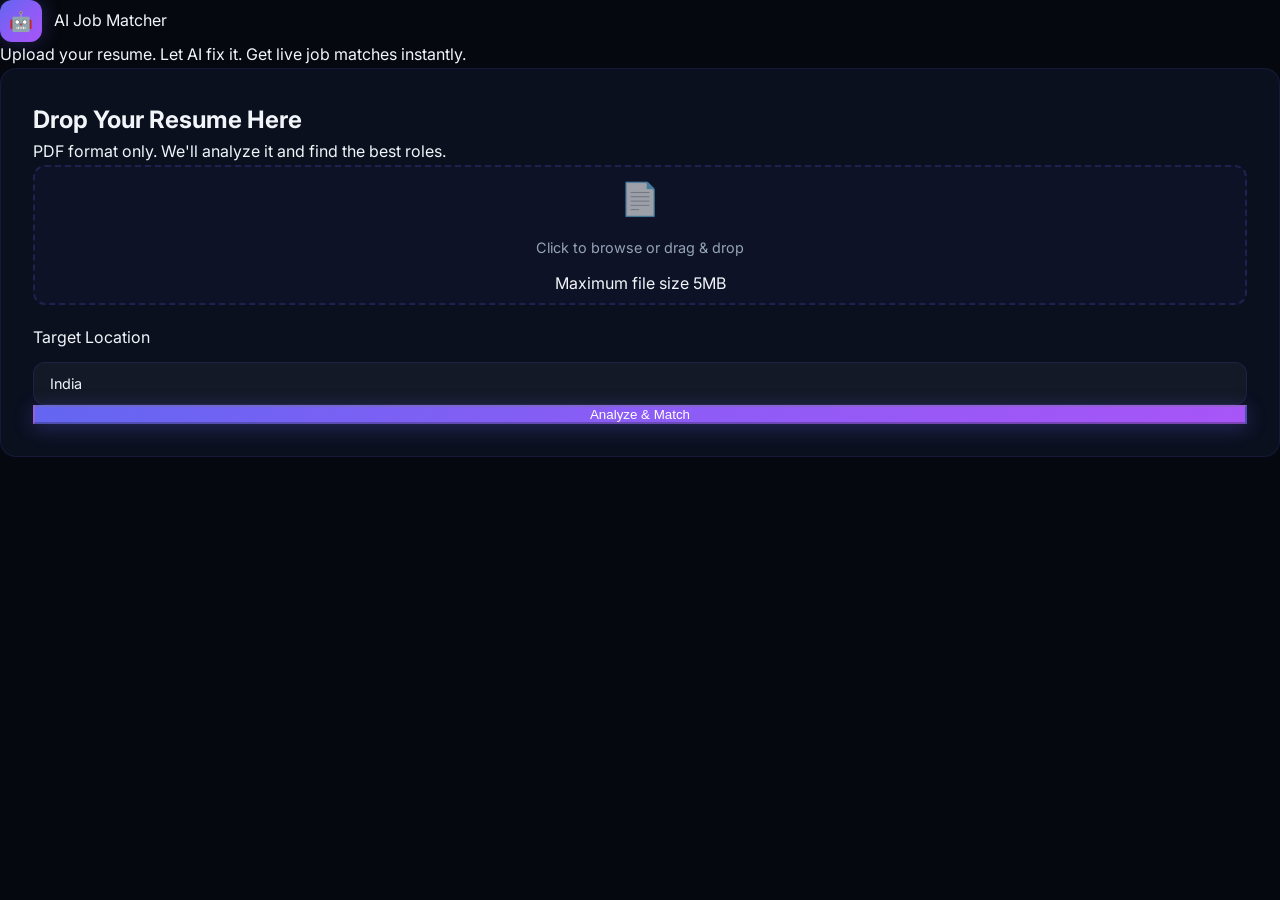
<file: templates/index.html>
<!DOCTYPE html>
<html lang="en">
<head>
  <meta charset="UTF-8">
  <meta name="viewport" content="width=device-width, initial-scale=1.0">
  <title>AI Job Matcher - Premium</title>
  <link rel="preconnect" href="https://fonts.googleapis.com">
  <link rel="preconnect" href="https://fonts.gstatic.com" crossorigin>
  <link href="https://fonts.googleapis.com/css2?family=Outfit:wght@300;400;600;800&family=Plus+Jakarta+Sans:wght@400;500;600&display=swap" rel="stylesheet">
  <link rel="stylesheet" href="/static/style.css">
</head>
<body>
  
  <!-- Glowing Background Orbs -->
  <div class="glow-orb orb-1"></div>
  <div class="glow-orb orb-2"></div>
  <div class="glow-orb orb-3"></div>

  <div class="container">
    <header class="header" data-animate="fade-down">
      <div class="logo">
        <div class="logo-icon">🤖</div>
        <span>AI Job Matcher</span>
      </div>
      <p class="subtitle">Upload your resume. Let AI fix it. Get live job matches instantly.</p>
    </header>

    <main>
      <!-- Upload Section -->
      <section class="glass-card upload-section" id="uploadSection" data-animate="fade-up">
        <h2>Drop Your Resume Here</h2>
        <p>PDF format only. We'll analyze it and find the best roles.</p>
        
        <form id="uploadForm" class="upload-area">
          <input type="file" id="resumeInput" accept=".pdf" required hidden>
          <label for="resumeInput" class="upload-label">
            <div class="upload-icon">📄</div>
            <div class="upload-text">Click to browse or drag & drop</div>
            <div class="upload-hint">Maximum file size 5MB</div>
          </label>
          <div class="form-group" style="margin-top: 20px;">
            <label for="locationInput">Target Location</label>
            <input type="text" id="locationInput" value="India" placeholder="e.g. Bangalore, India" class="styled-input">
          </div>
          <button type="submit" class="btn-primary" id="analyzeBtn" disabled>Analyze & Match</button>
        </form>
      </section>

      <!-- Loading State -->
      <div class="loading-state" id="loadingState">
        <div class="spinner"></div>
        <p id="loadingText">AI is reading your resume...</p>
      </div>

      <!-- Results Section -->
      <section class="results-grid" id="resultsSection" style="display: none;">
        
        <!-- AI Feedback -->
        <div class="glass-card ai-feedback" data-animate="fade-right">
          <div class="card-header">
            <div class="icon-box">✨</div>
            <h3>AI Resume Feedback</h3>
          </div>
          <div class="feedback-content">
            <p class="feedback-intro">Here is how to optimize your resume for ATS systems based on our analysis:</p>
            <ul id="suggestionsList" class="custom-list">
              <!-- Populated by JS -->
            </ul>
            <div class="extracted-terms">
              <h4>Extracted Job Roles:</h4>
              <div class="tag-container" id="searchTermsList">
                <!-- Populated by JS -->
              </div>
            </div>
          </div>
        </div>

        <!-- Live Job Matches -->
        <div class="glass-card live-jobs" data-animate="fade-left">
          <div class="card-header">
            <div class="icon-box">🎯</div>
            <h3>Live Job Matches</h3>
          </div>
          <div class="jobs-feed" id="jobsFeed">
            <!-- Populated by JS -->
          </div>
        </div>

      </section>
    </main>
  </div>

  <script>
    const form = document.getElementById('uploadForm');
    const resumeInput = document.getElementById('resumeInput');
    const analyzeBtn = document.getElementById('analyzeBtn');
    const uploadLabel = document.querySelector('.upload-label');
    const loadingState = document.getElementById('loadingState');
    const loadingText = document.getElementById('loadingText');
    const resultsSection = document.getElementById('resultsSection');
    const uploadSection = document.getElementById('uploadSection');

    // Handle file selection
    resumeInput.addEventListener('change', (e) => {
      if (e.target.files.length > 0) {
        analyzeBtn.disabled = false;
        uploadLabel.innerHTML = `<div class="upload-icon" style="color: var(--accent-cyan);">✓</div><div class="upload-text" style="color: white;">${e.target.files[0].name} selected</div>`;
        uploadLabel.style.borderColor = 'var(--accent-cyan)';
        uploadLabel.style.background = 'rgba(6, 182, 212, 0.1)';
      }
    });

    form.addEventListener('submit', async (e) => {
      e.preventDefault();
      
      const file = resumeInput.files[0];
      const location = document.getElementById('locationInput').value;
      if (!file) return;

      // UI State: Loading AI
      uploadSection.style.display = 'none';
      loadingState.style.display = 'flex';
      loadingText.innerText = "Analyzing your resume with Gemini AI...";

      const formData = new FormData();
      formData.append('resume', file);

      try {
        // Step 1: Analyze Resume
        const analyzeRes = await fetch('/api/analyze', {
          method: 'POST',
          body: formData
        });
        const analyzeData = await analyzeRes.json();

        if (!analyzeData.success) {
          throw new Error(analyzeData.error);
        }

        const { search_terms, suggestions } = analyzeData.data;

        // Populate AI Feedback UI
        const suggestionsList = document.getElementById('suggestionsList');
        suggestionsList.innerHTML = suggestions.map(s => `<li>${s}</li>`).join('');
        
        const searchTermsList = document.getElementById('searchTermsList');
        searchTermsList.innerHTML = search_terms.map(t => `<span class="tag">${t}</span>`).join('');

        // UI State: Scraping Jobs
        loadingText.innerText = `Scraping live jobs for: ${search_terms.join(', ')}...`;

        // Step 2: Search Jobs
        const searchRes = await fetch('/api/search', {
          method: 'POST',
          headers: { 'Content-Type': 'application/json' },
          body: JSON.stringify({ search_terms, location })
        });
        const searchData = await searchRes.json();

        if (!searchData.success) {
          throw new Error(searchData.error);
        }

        // Populate Jobs UI
        const jobsFeed = document.getElementById('jobsFeed');
        if (searchData.jobs.length === 0) {
          jobsFeed.innerHTML = '<div class="no-jobs">No exact matches found right now. Try expanding your location!</div>';
        } else {
          jobsFeed.innerHTML = searchData.jobs.map(job => `
            <div class="job-card">
              <div class="job-card-header">
                <a href="${job.url}" target="_blank" class="job-title">${job.title}</a>
                <span class="job-source-tag">${job.source}</span>
              </div>
              <div class="job-company">${job.company}</div>
              <div class="job-location">📍 ${job.location}</div>
              <a href="${job.url}" target="_blank" class="apply-btn">Apply Now</a>
            </div>
          `).join('');
        }

        // UI State: Show Results
        loadingState.style.display = 'none';
        resultsSection.style.display = 'grid';

      } catch (error) {
        alert("Error: " + error.message);
        uploadSection.style.display = 'block';
        loadingState.style.display = 'none';
      }
    });

    // Simple entrance animations
    document.addEventListener('DOMContentLoaded', () => {
      document.querySelectorAll('[data-animate]').forEach(el => {
        el.style.opacity = '0';
        el.style.transform = el.dataset.animate === 'fade-up' ? 'translateY(20px)' : 
                             el.dataset.animate === 'fade-down' ? 'translateY(-20px)' : 
                             el.dataset.animate === 'fade-right' ? 'translateX(-20px)' : 'translateX(20px)';
        el.style.transition = 'all 0.8s cubic-bezier(0.2, 0.8, 0.2, 1)';
        setTimeout(() => {
          el.style.opacity = '1';
          el.style.transform = 'translate(0)';
        }, 100);
      });
    });
  </script>
</body>
</html>
</file>
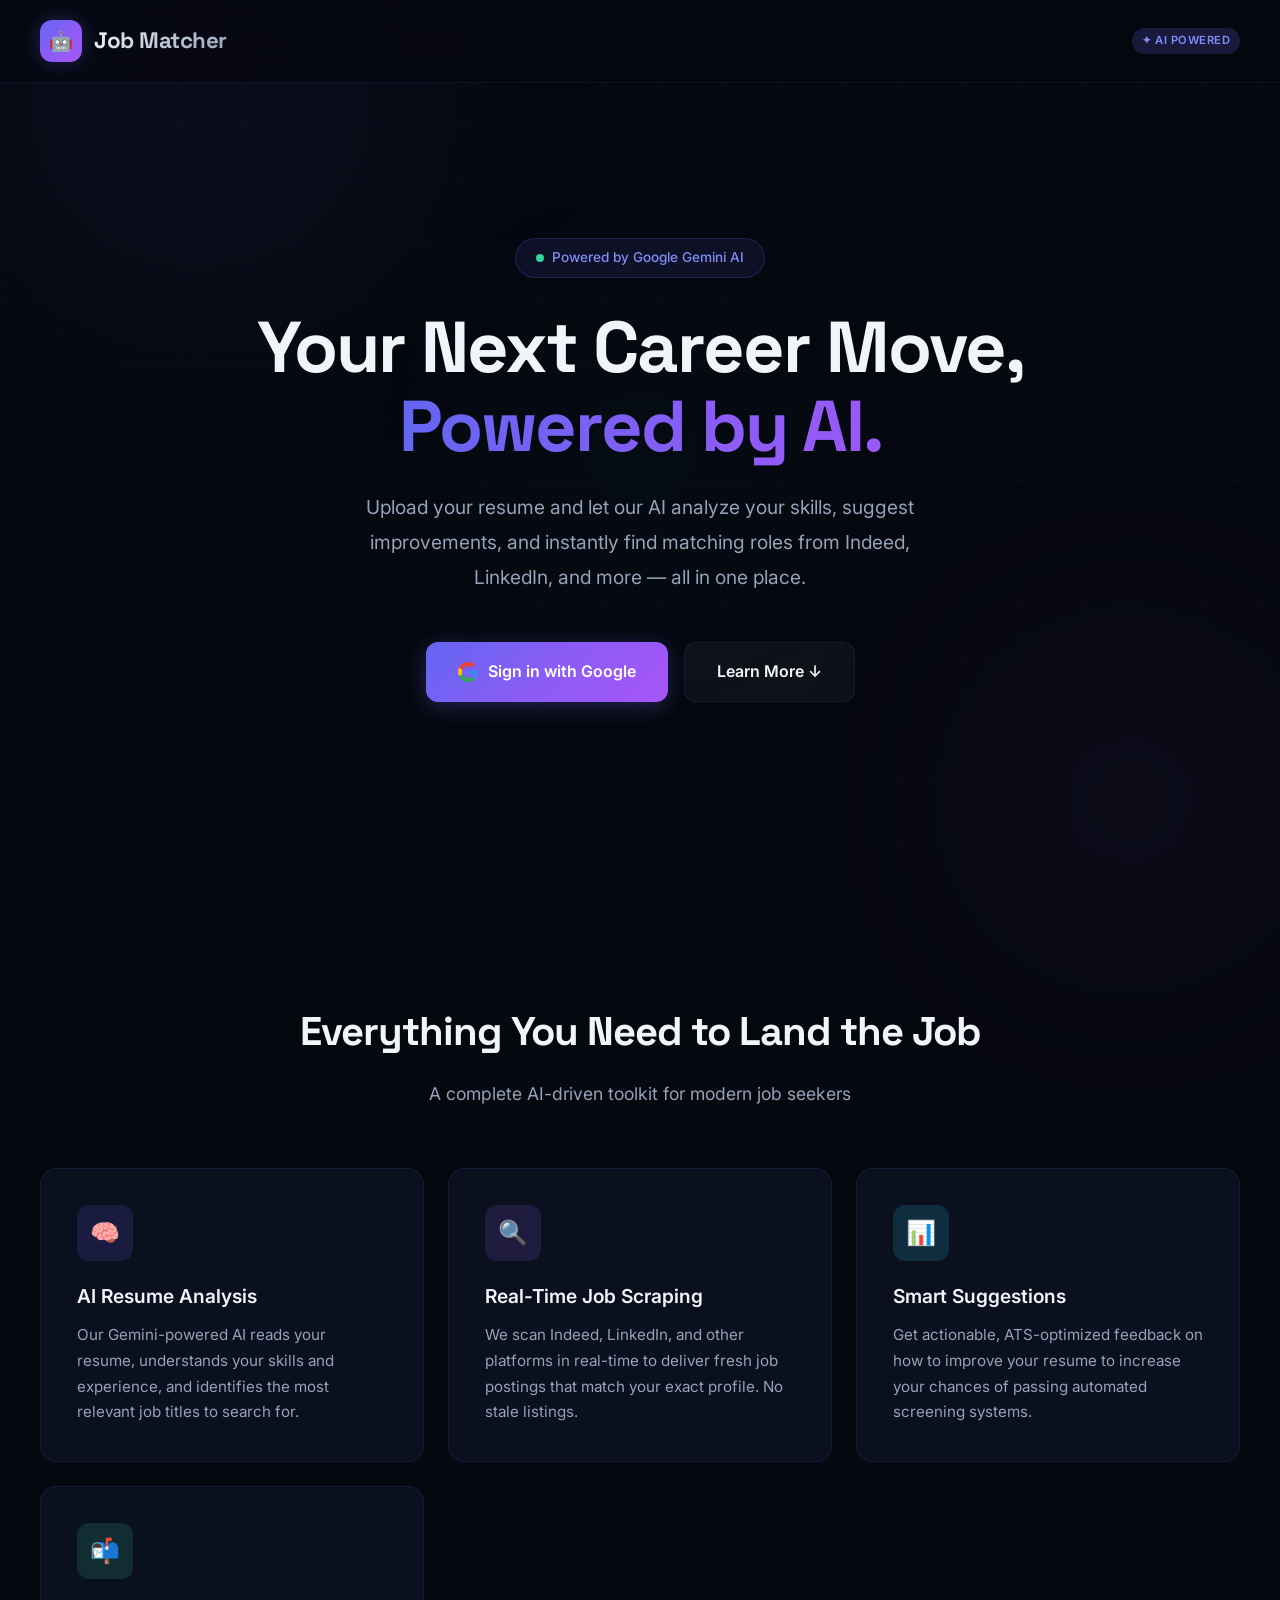
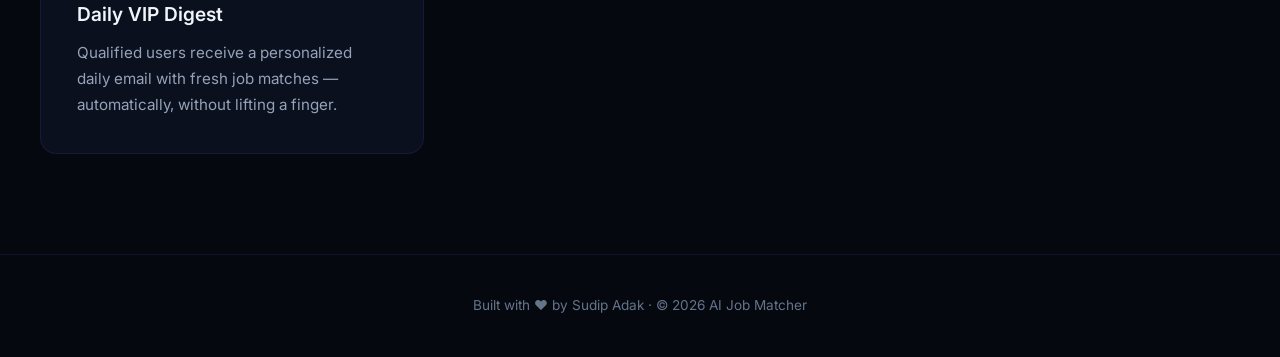
<file: templates/landing.html>
<!DOCTYPE html>
<html lang="en">
<head>
  <meta charset="UTF-8">
  <meta name="viewport" content="width=device-width, initial-scale=1.0">
  <title>AI Job Matcher — Find Your Dream Role with AI</title>
  <meta name="description" content="Upload your resume, get instant AI-powered feedback, and discover personalized job matches from across the web.">
  <link rel="stylesheet" href="/static/style.css">
</head>
<body>

  <!-- Animated Background -->
  <div class="bg-grid"></div>
  <div class="bg-gradient-blob blob-1"></div>
  <div class="bg-gradient-blob blob-2"></div>
  <div class="bg-gradient-blob blob-3"></div>
  <div class="particle"></div>
  <div class="particle"></div>
  <div class="particle"></div>
  <div class="particle"></div>
  <div class="particle"></div>
  <div class="particle"></div>
  <div class="particle"></div>
  <div class="particle"></div>

  <!-- Navigation -->
  <nav class="landing-nav">
    <div class="logo">
      <div class="logo-icon">🤖</div>
      <span class="logo-text">Job Matcher</span>
    </div>
    <span class="nav-badge">✦ AI POWERED</span>
  </nav>

  <!-- Hero Section -->
  <section class="hero">
    <div class="hero-content">
      <div class="hero-badge">
        <span class="hero-badge-dot"></span>
        Powered by Google Gemini AI
      </div>

      <h1>
        Your Next Career Move,<br>
        <span class="text-gradient">Powered by AI.</span>
      </h1>

      <p class="hero-desc">
        Upload your resume and let our AI analyze your skills, suggest improvements, and instantly find matching roles from Indeed, LinkedIn, and more — all in one place.
      </p>

      <div class="hero-cta">
        <a href="/login" class="btn btn-primary">
          <svg width="20" height="20" viewBox="0 0 48 48" style="min-width:20px;">
            <path fill="#EA4335" d="M24 9.5c3.54 0 6.71 1.22 9.21 3.6l6.85-6.85C35.9 2.38 30.47 0 24 0 14.62 0 6.51 5.38 2.56 13.22l7.98 6.19C12.43 13.72 17.74 9.5 24 9.5z"/>
            <path fill="#4285F4" d="M46.98 24.55c0-1.57-.15-3.09-.38-4.55H24v9.02h12.94c-.58 2.96-2.26 5.48-4.78 7.18l7.73 6c4.51-4.18 7.09-10.36 7.09-17.65z"/>
            <path fill="#FBBC05" d="M10.53 28.59c-.48-1.45-.76-2.99-.76-4.59s.27-3.14.76-4.59l-7.98-6.19C.92 16.46 0 20.12 0 24c0 3.88.92 7.54 2.56 10.78l7.97-6.19z"/>
            <path fill="#34A853" d="M24 48c6.48 0 11.93-2.13 15.89-5.81l-7.73-6c-2.15 1.45-4.92 2.3-8.16 2.3-6.26 0-11.57-4.22-13.47-9.91l-7.98 6.19C6.51 42.62 14.62 48 24 48z"/>
          </svg>
          Sign in with Google
        </a>
        <a href="#features" class="btn btn-ghost">
          Learn More ↓
        </a>
      </div>
    </div>
  </section>

  <!-- Features Section -->
  <section class="features" id="features">
    <div class="features-header">
      <h2>Everything You Need to Land the Job</h2>
      <p>A complete AI-driven toolkit for modern job seekers</p>
    </div>

    <div class="features-grid">
      <div class="feature-card animate-in animate-in-delay-1">
        <div class="feature-icon indigo">🧠</div>
        <h3>AI Resume Analysis</h3>
        <p>Our Gemini-powered AI reads your resume, understands your skills and experience, and identifies the most relevant job titles to search for.</p>
      </div>

      <div class="feature-card animate-in animate-in-delay-2">
        <div class="feature-icon violet">🔍</div>
        <h3>Real-Time Job Scraping</h3>
        <p>We scan Indeed, LinkedIn, and other platforms in real-time to deliver fresh job postings that match your exact profile. No stale listings.</p>
      </div>

      <div class="feature-card animate-in animate-in-delay-3">
        <div class="feature-icon cyan">📊</div>
        <h3>Smart Suggestions</h3>
        <p>Get actionable, ATS-optimized feedback on how to improve your resume to increase your chances of passing automated screening systems.</p>
      </div>

      <div class="feature-card animate-in animate-in-delay-4">
        <div class="feature-icon emerald">📬</div>
        <h3>Daily VIP Digest</h3>
        <p>Qualified users receive a personalized daily email with fresh job matches — automatically, without lifting a finger.</p>
      </div>
    </div>
  </section>

  <!-- Footer -->
  <footer class="landing-footer">
    <p>Built with ❤️ by Sudip Adak · © 2026 AI Job Matcher</p>
  </footer>

</body>
</html>
</file>
<file: static/style.css>
/* ============================================
   AI JOB MATCHER - PREMIUM DESIGN SYSTEM v2
   ============================================ */

@import url('https://fonts.googleapis.com/css2?family=Inter:wght@300;400;500;600;700;800;900&family=Space+Grotesk:wght@400;500;600;700&display=swap');

/* --- Design Tokens --- */
:root {
  --bg-primary: #06080f;
  --bg-secondary: #0c1021;
  --bg-tertiary: #111827;
  --bg-card: rgba(15, 23, 42, 0.6);
  --bg-card-hover: rgba(20, 30, 55, 0.8);

  --border: rgba(99, 102, 241, 0.12);
  --border-active: rgba(99, 102, 241, 0.4);

  --text-primary: #f1f5f9;
  --text-secondary: #94a3b8;
  --text-muted: #64748b;

  --accent-indigo: #818cf8;
  --accent-violet: #a78bfa;
  --accent-cyan: #22d3ee;
  --accent-emerald: #34d399;
  --accent-rose: #fb7185;
  --accent-amber: #fbbf24;

  --gradient-primary: linear-gradient(135deg, #667eea 0%, #764ba2 100%);
  --gradient-hero: linear-gradient(135deg, #0c1021 0%, #1a1040 50%, #0c1021 100%);
  --gradient-card: linear-gradient(135deg, rgba(99, 102, 241, 0.08) 0%, rgba(168, 85, 247, 0.04) 100%);
  --gradient-btn: linear-gradient(135deg, #6366f1 0%, #8b5cf6 50%, #a855f7 100%);
  --gradient-btn-hover: linear-gradient(135deg, #818cf8 0%, #a78bfa 50%, #c084fc 100%);
  --gradient-accent: linear-gradient(90deg, #6366f1, #8b5cf6, #a855f7, #22d3ee);

  --shadow-sm: 0 2px 8px rgba(0, 0, 0, 0.3);
  --shadow-md: 0 8px 30px rgba(0, 0, 0, 0.4);
  --shadow-lg: 0 20px 60px rgba(0, 0, 0, 0.5);
  --shadow-glow: 0 0 40px rgba(99, 102, 241, 0.15);
  --shadow-glow-hover: 0 0 60px rgba(99, 102, 241, 0.25);

  --radius-sm: 8px;
  --radius-md: 12px;
  --radius-lg: 16px;
  --radius-xl: 24px;
  --radius-full: 9999px;

  --transition-fast: 0.15s cubic-bezier(0.4, 0, 0.2, 1);
  --transition-base: 0.3s cubic-bezier(0.4, 0, 0.2, 1);
  --transition-smooth: 0.5s cubic-bezier(0.22, 1, 0.36, 1);
}

/* --- Reset & Base --- */
*, *::before, *::after {
  margin: 0;
  padding: 0;
  box-sizing: border-box;
}

html {
  scroll-behavior: smooth;
}

body {
  font-family: 'Inter', -apple-system, BlinkMacSystemFont, sans-serif;
  background: var(--bg-primary);
  color: var(--text-primary);
  line-height: 1.6;
  -webkit-font-smoothing: antialiased;
  overflow-x: hidden;
  min-height: 100vh;
}

/* --- Animated Background --- */
.bg-grid {
  position: fixed;
  inset: 0;
  background-image:
    linear-gradient(rgba(99, 102, 241, 0.03) 1px, transparent 1px),
    linear-gradient(90deg, rgba(99, 102, 241, 0.03) 1px, transparent 1px);
  background-size: 60px 60px;
  pointer-events: none;
  z-index: 0;
}

.bg-gradient-blob {
  position: fixed;
  border-radius: 50%;
  filter: blur(120px);
  opacity: 0.4;
  pointer-events: none;
  z-index: 0;
}
.blob-1 {
  width: 600px; height: 600px;
  background: radial-gradient(circle, rgba(99, 102, 241, 0.3), transparent 70%);
  top: -200px; left: -100px;
  animation: blobFloat 20s ease-in-out infinite;
}
.blob-2 {
  width: 500px; height: 500px;
  background: radial-gradient(circle, rgba(139, 92, 246, 0.25), transparent 70%);
  bottom: -150px; right: -100px;
  animation: blobFloat 25s ease-in-out infinite reverse;
}
.blob-3 {
  width: 400px; height: 400px;
  background: radial-gradient(circle, rgba(34, 211, 238, 0.15), transparent 70%);
  top: 50%; left: 50%;
  transform: translate(-50%, -50%);
  animation: blobFloat 30s ease-in-out infinite;
}

@keyframes blobFloat {
  0%, 100% { transform: translate(0, 0) scale(1); }
  25% { transform: translate(30px, -40px) scale(1.05); }
  50% { transform: translate(-20px, 20px) scale(0.95); }
  75% { transform: translate(15px, 30px) scale(1.02); }
}

/* --- Particles --- */
.particle {
  position: fixed;
  width: 3px; height: 3px;
  background: var(--accent-indigo);
  border-radius: 50%;
  pointer-events: none;
  opacity: 0;
  animation: particleRise linear infinite;
}
.particle:nth-child(1) { left: 10%; animation-duration: 12s; animation-delay: 0s; }
.particle:nth-child(2) { left: 25%; animation-duration: 15s; animation-delay: 2s; }
.particle:nth-child(3) { left: 40%; animation-duration: 10s; animation-delay: 4s; }
.particle:nth-child(4) { left: 55%; animation-duration: 18s; animation-delay: 1s; }
.particle:nth-child(5) { left: 70%; animation-duration: 13s; animation-delay: 3s; }
.particle:nth-child(6) { left: 85%; animation-duration: 16s; animation-delay: 5s; }
.particle:nth-child(7) { left: 15%; animation-duration: 14s; animation-delay: 6s; }
.particle:nth-child(8) { left: 60%; animation-duration: 11s; animation-delay: 7s; }

@keyframes particleRise {
  0% { bottom: -10px; opacity: 0; }
  10% { opacity: 0.6; }
  90% { opacity: 0.2; }
  100% { bottom: 105vh; opacity: 0; }
}

/* =====================
   LANDING PAGE
   ===================== */

.landing-nav {
  position: fixed;
  top: 0; left: 0; right: 0;
  z-index: 100;
  padding: 20px 40px;
  display: flex;
  align-items: center;
  justify-content: space-between;
  background: rgba(6, 8, 15, 0.7);
  backdrop-filter: blur(20px);
  border-bottom: 1px solid var(--border);
}

.logo {
  display: flex;
  align-items: center;
  gap: 12px;
  text-decoration: none;
}
.logo-icon {
  width: 42px; height: 42px;
  background: var(--gradient-btn);
  border-radius: var(--radius-md);
  display: flex;
  align-items: center;
  justify-content: center;
  font-size: 1.2rem;
  box-shadow: 0 0 20px rgba(99, 102, 241, 0.3);
}
.logo-text {
  font-family: 'Space Grotesk', sans-serif;
  font-size: 1.4rem;
  font-weight: 700;
  background: linear-gradient(135deg, #f1f5f9, #94a3b8);
  -webkit-background-clip: text;
  -webkit-text-fill-color: transparent;
  letter-spacing: -0.5px;
}

.nav-badge {
  font-size: 0.7rem;
  background: rgba(99, 102, 241, 0.2);
  color: var(--accent-indigo);
  padding: 4px 10px;
  border-radius: var(--radius-full);
  font-weight: 600;
  letter-spacing: 0.5px;
}

/* Hero */
.hero {
  min-height: 100vh;
  display: flex;
  align-items: center;
  justify-content: center;
  text-align: center;
  padding: 120px 40px 80px;
  position: relative;
  z-index: 1;
}

.hero-content {
  max-width: 800px;
  animation: fadeInUp 1s ease-out;
}

.hero-badge {
  display: inline-flex;
  align-items: center;
  gap: 8px;
  background: rgba(99, 102, 241, 0.1);
  border: 1px solid rgba(99, 102, 241, 0.2);
  padding: 8px 20px;
  border-radius: var(--radius-full);
  font-size: 0.85rem;
  color: var(--accent-indigo);
  font-weight: 500;
  margin-bottom: 30px;
}
.hero-badge-dot {
  width: 8px; height: 8px;
  background: var(--accent-emerald);
  border-radius: 50%;
  animation: pulse 2s ease-in-out infinite;
}

.hero h1 {
  font-family: 'Space Grotesk', sans-serif;
  font-size: clamp(2.8rem, 6vw, 4.5rem);
  font-weight: 800;
  line-height: 1.1;
  margin-bottom: 24px;
  letter-spacing: -2px;
}
.hero h1 .text-gradient {
  background: var(--gradient-accent);
  background-size: 200% auto;
  -webkit-background-clip: text;
  -webkit-text-fill-color: transparent;
  animation: gradientShift 4s linear infinite;
}

@keyframes gradientShift {
  to { background-position: 200% center; }
}

.hero-desc {
  font-size: 1.2rem;
  color: var(--text-secondary);
  max-width: 600px;
  margin: 0 auto 48px;
  line-height: 1.8;
}

.hero-cta {
  display: flex;
  gap: 16px;
  justify-content: center;
  flex-wrap: wrap;
}

/* Buttons */
.btn {
  display: inline-flex;
  align-items: center;
  justify-content: center;
  gap: 10px;
  padding: 16px 32px;
  border-radius: var(--radius-md);
  font-size: 1rem;
  font-weight: 600;
  text-decoration: none;
  cursor: pointer;
  border: none;
  transition: all var(--transition-base);
  position: relative;
  overflow: hidden;
}
.btn-primary {
  background: var(--gradient-btn);
  color: white;
  box-shadow: 0 4px 20px rgba(99, 102, 241, 0.3);
}
.btn-primary:hover {
  background: var(--gradient-btn-hover);
  box-shadow: 0 8px 40px rgba(99, 102, 241, 0.4);
  transform: translateY(-2px);
}
.btn-primary::after {
  content: '';
  position: absolute;
  inset: 0;
  background: linear-gradient(rgba(255,255,255,0.15), transparent);
  opacity: 0;
  transition: opacity var(--transition-fast);
}
.btn-primary:hover::after { opacity: 1; }

.btn-ghost {
  background: rgba(255,255,255,0.04);
  color: var(--text-primary);
  border: 1px solid var(--border);
}
.btn-ghost:hover {
  background: rgba(255,255,255,0.08);
  border-color: var(--border-active);
  transform: translateY(-2px);
}

.btn-google-icon {
  width: 22px; height: 22px;
  background: white;
  border-radius: 50%;
  padding: 3px;
}

/* Features Grid */
.features {
  padding: 100px 40px;
  position: relative;
  z-index: 1;
}
.features-header {
  text-align: center;
  margin-bottom: 60px;
}
.features-header h2 {
  font-family: 'Space Grotesk', sans-serif;
  font-size: 2.5rem;
  font-weight: 700;
  letter-spacing: -1px;
  margin-bottom: 16px;
}
.features-header p {
  color: var(--text-secondary);
  font-size: 1.1rem;
}
.features-grid {
  display: grid;
  grid-template-columns: repeat(auto-fit, minmax(300px, 1fr));
  gap: 24px;
  max-width: 1200px;
  margin: 0 auto;
}
.feature-card {
  background: var(--bg-card);
  border: 1px solid var(--border);
  border-radius: var(--radius-lg);
  padding: 36px;
  transition: all var(--transition-smooth);
  position: relative;
  overflow: hidden;
}
.feature-card::before {
  content: '';
  position: absolute;
  top: 0; left: 0; right: 0;
  height: 2px;
  background: var(--gradient-btn);
  opacity: 0;
  transition: opacity var(--transition-base);
}
.feature-card:hover {
  background: var(--bg-card-hover);
  border-color: var(--border-active);
  transform: translateY(-4px);
  box-shadow: var(--shadow-glow);
}
.feature-card:hover::before { opacity: 1; }

.feature-icon {
  width: 56px; height: 56px;
  border-radius: var(--radius-md);
  display: flex;
  align-items: center;
  justify-content: center;
  font-size: 1.5rem;
  margin-bottom: 20px;
}
.feature-icon.indigo { background: rgba(99, 102, 241, 0.15); }
.feature-icon.violet { background: rgba(139, 92, 246, 0.15); }
.feature-icon.cyan   { background: rgba(34, 211, 238, 0.15); }
.feature-icon.emerald { background: rgba(52, 211, 153, 0.15); }

.feature-card h3 {
  font-size: 1.2rem;
  font-weight: 600;
  margin-bottom: 10px;
}
.feature-card p {
  color: var(--text-secondary);
  font-size: 0.95rem;
  line-height: 1.7;
}

/* Footer */
.landing-footer {
  text-align: center;
  padding: 40px;
  color: var(--text-muted);
  font-size: 0.85rem;
  border-top: 1px solid var(--border);
  position: relative;
  z-index: 1;
}

/* =====================
   DASHBOARD
   ===================== */
.dashboard-body {
  display: flex;
  min-height: 100vh;
  padding: 0;
}

/* Sidebar */
.sidebar {
  width: 280px;
  min-height: 100vh;
  background: rgba(12, 16, 33, 0.95);
  backdrop-filter: blur(20px);
  border-right: 1px solid var(--border);
  padding: 28px 20px;
  display: flex;
  flex-direction: column;
  position: fixed;
  left: 0; top: 0; bottom: 0;
  z-index: 50;
}

.sidebar-logo {
  display: flex;
  align-items: center;
  gap: 12px;
  margin-bottom: 36px;
  padding: 0 8px;
}
.sidebar-logo .logo-icon {
  width: 36px; height: 36px;
  font-size: 1rem;
}
.sidebar-logo .logo-text {
  font-size: 1.2rem;
}

.user-profile {
  display: flex;
  align-items: center;
  gap: 14px;
  padding: 16px;
  background: var(--gradient-card);
  border: 1px solid var(--border);
  border-radius: var(--radius-lg);
  margin-bottom: 32px;
  transition: all var(--transition-base);
}
.user-profile:hover {
  border-color: var(--border-active);
}
.avatar {
  width: 44px; height: 44px;
  border-radius: var(--radius-md);
  object-fit: cover;
  border: 2px solid rgba(99, 102, 241, 0.3);
}
.user-info {
  flex: 1;
  overflow: hidden;
}
.user-name {
  font-weight: 600;
  font-size: 0.95rem;
  white-space: nowrap;
  text-overflow: ellipsis;
  overflow: hidden;
}
.user-role {
  font-size: 0.75rem;
  color: var(--accent-emerald);
  font-weight: 500;
  display: flex;
  align-items: center;
  gap: 6px;
}
.user-role .vip-badge {
  background: rgba(52, 211, 153, 0.15);
  padding: 2px 8px;
  border-radius: var(--radius-full);
}

.sidebar-section-label {
  font-size: 0.7rem;
  text-transform: uppercase;
  letter-spacing: 1.5px;
  color: var(--text-muted);
  padding: 0 12px;
  margin-bottom: 12px;
  font-weight: 600;
}

.sidebar-nav {
  display: flex;
  flex-direction: column;
  gap: 4px;
  flex: 1;
}
.nav-item {
  padding: 12px 16px;
  color: var(--text-secondary);
  text-decoration: none;
  border-radius: var(--radius-md);
  font-weight: 500;
  font-size: 0.9rem;
  transition: all var(--transition-fast);
  display: flex;
  align-items: center;
  gap: 12px;
}
.nav-item:hover {
  background: rgba(99, 102, 241, 0.08);
  color: var(--text-primary);
}
.nav-item.active {
  background: rgba(99, 102, 241, 0.12);
  color: var(--accent-indigo);
  font-weight: 600;
}
.nav-item .nav-icon {
  font-size: 1.1rem;
  width: 24px;
  text-align: center;
}
.nav-item.logout {
  color: var(--accent-rose);
  margin-top: auto;
}
.nav-item.logout:hover {
  background: rgba(251, 113, 133, 0.08);
}

/* Main Content */
.dashboard-main {
  flex: 1;
  margin-left: 280px;
  padding: 40px;
  min-height: 100vh;
  position: relative;
}

.dash-header {
  margin-bottom: 40px;
  display: flex;
  justify-content: space-between;
  align-items: flex-end;
}
.dash-header-left h1 {
  font-family: 'Space Grotesk', sans-serif;
  font-size: 2rem;
  font-weight: 700;
  letter-spacing: -0.5px;
  margin-bottom: 6px;
}
.dash-header-left p {
  color: var(--text-secondary);
  font-size: 0.95rem;
}
.header-date {
  color: var(--text-muted);
  font-size: 0.85rem;
  display: flex;
  align-items: center;
  gap: 8px;
}

/* Stat Cards */
.stats-row {
  display: grid;
  grid-template-columns: repeat(auto-fit, minmax(220px, 1fr));
  gap: 20px;
  margin-bottom: 32px;
}
.stat-card {
  background: var(--bg-card);
  border: 1px solid var(--border);
  border-radius: var(--radius-lg);
  padding: 24px;
  transition: all var(--transition-base);
}
.stat-card:hover {
  border-color: var(--border-active);
  box-shadow: var(--shadow-glow);
}
.stat-label {
  font-size: 0.8rem;
  color: var(--text-muted);
  text-transform: uppercase;
  letter-spacing: 1px;
  font-weight: 600;
  margin-bottom: 8px;
}
.stat-value {
  font-family: 'Space Grotesk', sans-serif;
  font-size: 2rem;
  font-weight: 700;
}
.stat-value.indigo { color: var(--accent-indigo); }
.stat-value.emerald { color: var(--accent-emerald); }
.stat-value.cyan { color: var(--accent-cyan); }
.stat-value.amber { color: var(--accent-amber); }

/* Glass Card */
.glass-card {
  background: var(--bg-card);
  border: 1px solid var(--border);
  border-radius: var(--radius-lg);
  padding: 32px;
  transition: all var(--transition-base);
}
.glass-card:hover {
  border-color: rgba(99, 102, 241, 0.2);
}

.section-title {
  font-family: 'Space Grotesk', sans-serif;
  font-size: 1.2rem;
  font-weight: 600;
  margin-bottom: 24px;
  padding-bottom: 16px;
  border-bottom: 1px solid var(--border);
  display: flex;
  align-items: center;
  gap: 10px;
}
.section-title .title-icon {
  font-size: 1.1rem;
}

/* Dashboard Grid */
.dashboard-grid {
  display: grid;
  grid-template-columns: 1fr 1fr;
  gap: 24px;
  margin-bottom: 32px;
}

/* Upload Area */
.upload-area {
  display: flex;
  flex-direction: column;
}
.upload-label {
  display: flex;
  flex-direction: column;
  align-items: center;
  justify-content: center;
  gap: 12px;
  height: 140px;
  border: 2px dashed rgba(99, 102, 241, 0.2);
  border-radius: var(--radius-md);
  cursor: pointer;
  transition: all var(--transition-base);
  background: rgba(99, 102, 241, 0.03);
}
.upload-label:hover {
  border-color: var(--accent-indigo);
  background: rgba(99, 102, 241, 0.06);
}
.upload-icon {
  font-size: 2rem;
  opacity: 0.6;
}
.upload-text {
  color: var(--text-secondary);
  font-size: 0.9rem;
}

.styled-input {
  width: 100%;
  padding: 12px 16px;
  background: rgba(255,255,255,0.04);
  border: 1px solid var(--border);
  border-radius: var(--radius-md);
  color: var(--text-primary);
  font-size: 0.9rem;
  font-family: inherit;
  outline: none;
  transition: all var(--transition-fast);
  margin-top: 12px;
}
.styled-input:focus {
  border-color: var(--accent-indigo);
  box-shadow: 0 0 0 3px rgba(99, 102, 241, 0.1);
}

/* Loading */
.loading-state {
  display: none;
  flex-direction: column;
  align-items: center;
  justify-content: center;
  gap: 20px;
  padding: 40px;
}
.spinner {
  width: 40px; height: 40px;
  border: 3px solid rgba(99, 102, 241, 0.2);
  border-top-color: var(--accent-indigo);
  border-radius: 50%;
  animation: spin 0.8s linear infinite;
}
@keyframes spin { to { transform: rotate(360deg); } }

/* AI Feedback */
.custom-list {
  list-style: none;
}
.custom-list li {
  padding: 12px 0;
  border-bottom: 1px solid rgba(255,255,255,0.04);
  color: var(--text-secondary);
  font-size: 0.9rem;
  line-height: 1.6;
  padding-left: 24px;
  position: relative;
}
.custom-list li::before {
  content: '→';
  position: absolute;
  left: 0;
  color: var(--accent-indigo);
  font-weight: 700;
}

.tag-container {
  display: flex;
  flex-wrap: wrap;
  gap: 8px;
}
.tag {
  background: rgba(99, 102, 241, 0.12);
  color: var(--accent-indigo);
  padding: 6px 14px;
  border-radius: var(--radius-full);
  font-size: 0.8rem;
  font-weight: 600;
  border: 1px solid rgba(99, 102, 241, 0.2);
}

/* Data Table */
.table-container {
  overflow-x: auto;
  border-radius: var(--radius-md);
}
.data-table {
  width: 100%;
  border-collapse: collapse;
}
.data-table th {
  padding: 14px 18px;
  text-align: left;
  color: var(--text-muted);
  font-weight: 600;
  font-size: 0.75rem;
  text-transform: uppercase;
  letter-spacing: 1px;
  background: rgba(0, 0, 0, 0.2);
  border-bottom: 1px solid var(--border);
}
.data-table td {
  padding: 16px 18px;
  border-bottom: 1px solid rgba(255,255,255,0.03);
  font-size: 0.9rem;
  color: var(--text-secondary);
}
.data-table tbody tr {
  transition: background var(--transition-fast);
}
.data-table tbody tr:hover {
  background: rgba(99, 102, 241, 0.04);
}
.data-table .job-title-cell {
  font-weight: 600;
  color: var(--text-primary);
}
.data-table .company-cell {
  color: var(--accent-indigo);
  font-weight: 500;
}

.apply-btn-small {
  display: inline-flex;
  align-items: center;
  gap: 6px;
  background: rgba(52, 211, 153, 0.1);
  color: var(--accent-emerald);
  padding: 6px 16px;
  border-radius: var(--radius-full);
  text-decoration: none;
  font-size: 0.8rem;
  font-weight: 600;
  border: 1px solid rgba(52, 211, 153, 0.2);
  transition: all var(--transition-fast);
}
.apply-btn-small:hover {
  background: var(--accent-emerald);
  color: #000;
  border-color: var(--accent-emerald);
}

.empty-state {
  text-align: center;
  padding: 60px 20px;
  color: var(--text-muted);
}
.empty-state .empty-icon {
  font-size: 3rem;
  margin-bottom: 16px;
  opacity: 0.5;
}
.empty-state p {
  font-size: 0.95rem;
}

/* =====================
   ANIMATIONS
   ===================== */
@keyframes fadeInUp {
  from { opacity: 0; transform: translateY(30px); }
  to { opacity: 1; transform: translateY(0); }
}
@keyframes fadeIn {
  from { opacity: 0; }
  to { opacity: 1; }
}
@keyframes pulse {
  0%, 100% { opacity: 1; transform: scale(1); }
  50% { opacity: 0.5; transform: scale(0.8); }
}

.animate-in {
  animation: fadeInUp 0.6s ease-out;
}
.animate-in-delay-1 { animation-delay: 0.1s; animation-fill-mode: both; }
.animate-in-delay-2 { animation-delay: 0.2s; animation-fill-mode: both; }
.animate-in-delay-3 { animation-delay: 0.3s; animation-fill-mode: both; }
.animate-in-delay-4 { animation-delay: 0.4s; animation-fill-mode: both; }

/* =====================
   RESPONSIVE
   ===================== */
@media (max-width: 900px) {
  .sidebar {
    display: none;
  }
  .dashboard-main {
    margin-left: 0;
    padding: 20px;
  }
  .dashboard-grid {
    grid-template-columns: 1fr;
  }
  .stats-row {
    grid-template-columns: repeat(2, 1fr);
  }
  .hero h1 { font-size: 2.2rem; }
  .features-grid { grid-template-columns: 1fr; }
  .landing-nav { padding: 16px 20px; }
  .hero { padding: 100px 20px 60px; }
  .hero-cta { flex-direction: column; align-items: center; }
}
</file>
